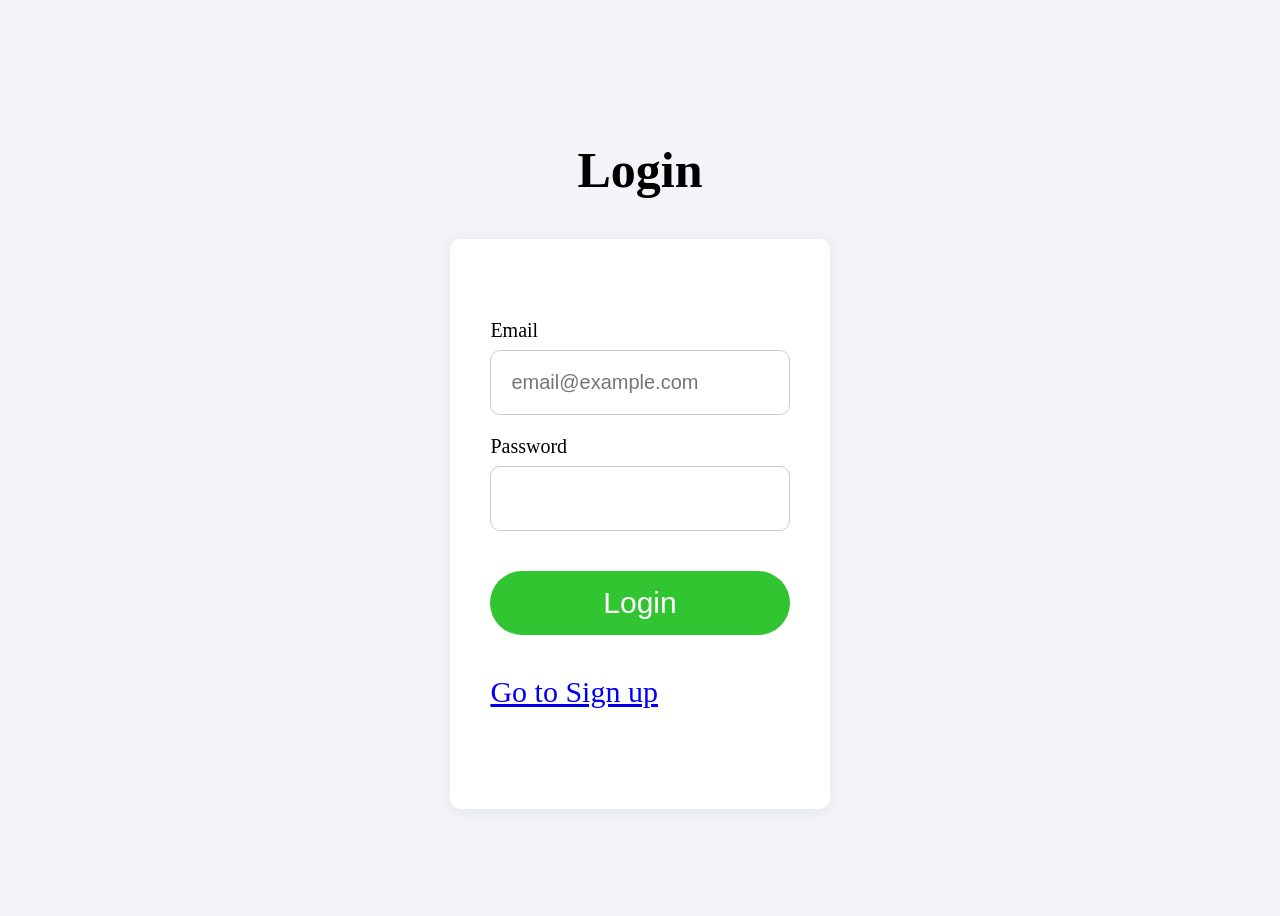
<file: index.html>
<!DOCTYPE html>
<html lang="en">
  <head>
    <meta charset="UTF-8" />
    <meta name="viewport" content="width=device-width, initial-scale=1.0" />
    <link rel="stylesheet" href="./css/style-login.css" />
    <title>Login</title>
  </head>
  <body>
    <div class="container">
      <h1 class="title">Login</h1>
      <div class="form">
        <div class="form--item">
          <label class="form--label" for="email">Email</label>
          <input
            class="form-input"
            type="email"
            placeholder="email@example.com"
          />
        </div>
        <div class="form--item">
          <label class="form--label" for="password">Password</label>
          <input class="form-input" type="password" />
        </div>
        <button class="form--btn">Login</button>
        <a href="./sign-up.html">Go to Sign up</a>
      </div>
    </div>
  </body>
</html>
</file>
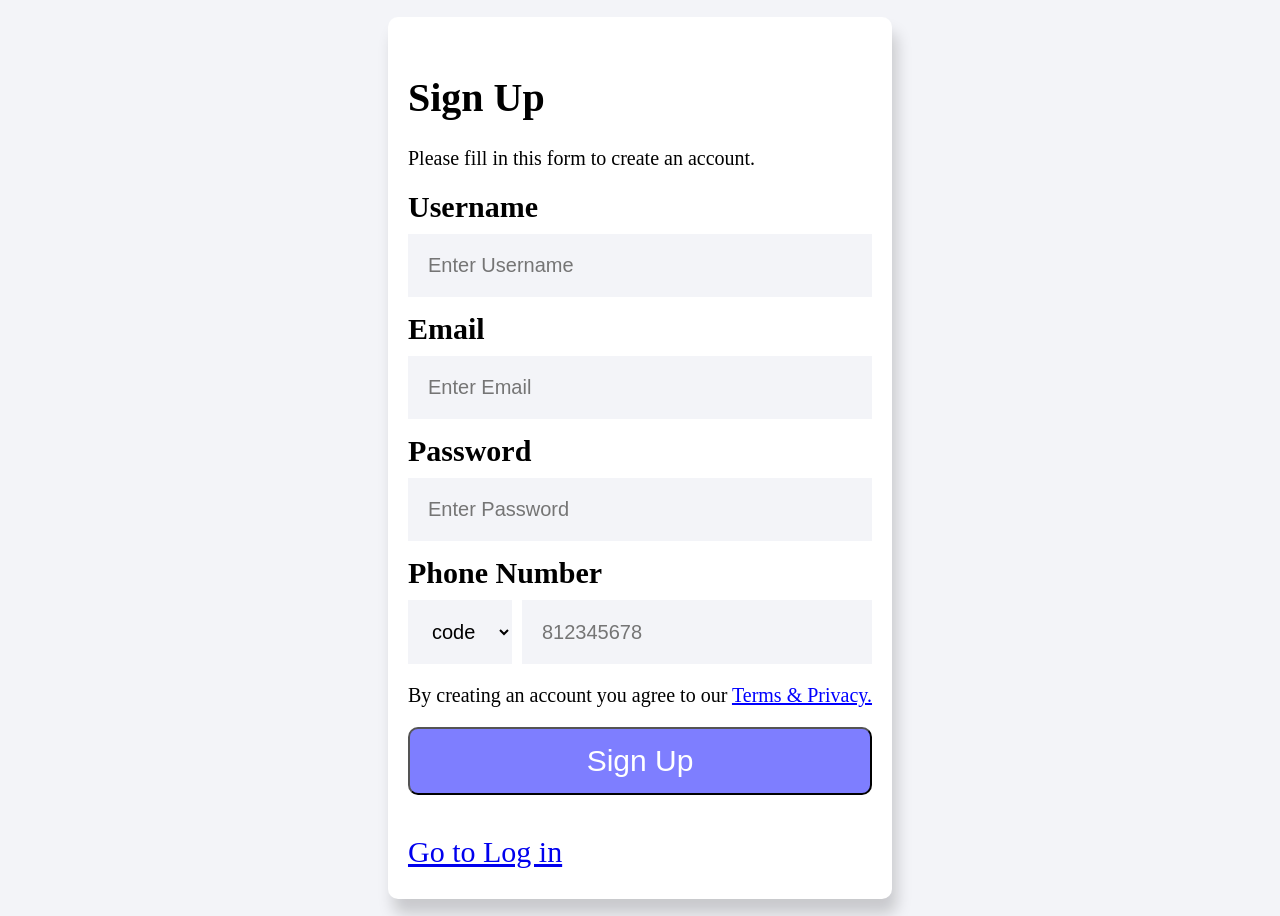
<file: sign-up.html>
<!DOCTYPE html>
<html lang="en">
  <head>
    <meta charset="UTF-8" />
    <meta name="viewport" content="width=device-width, initial-scale=1.0" />
    <link rel="stylesheet" href="./css/style-signup.css" />
    <title>Sign up</title>
  </head>
  <body>
    <div class="container">
      <div class="form">
        <h1 class="form--title">Sign Up</h1>
        <p class="form--text">Please fill in this form to create an account.</p>
        <div class="form--item">
          <label class="form--label" for="">Username </label>
          <input class="form--input" type="text" placeholder="Enter Username"/>
        </div>
        <div class="form--item">
          <label class="form--label" for="">Email </label>
          <input class="form--input" type="email" placeholder="Enter Email" />
        </div>
        <div class="form--item">
          <label class="form--label" for="">Password</label>
          <input class="form--input" type="password" placeholder="Enter Password"/>
        </div>
        <div class="form--item">
          <label class="form--label" for="">Phone Number</label>
          <div class="form--item__phone-nb">
            <select class="form--select">
                <option value="">code</option>
                <option value="">+98</option>
                <option value="">+99</option>
                <option value="">+90</option>
                <option value="">+66</option>
            </select>
            <input class="form--input" type="phone" placeholder="812345678"/>
          </div>
        </div>
        <p class="form--text">By creating an account you agree to our <a href="">Terms & Privacy.</a></p>
        <button class="form--btn">Sign Up</button>
        <a href="./index.html" class="btn">Go to Log in</a>
    

        
        
      </div>
    </div>
  </body>
</html>
</file>
<file: css/style-login.css>
body {
  height: 100vh;
  background: #f3f4f8;
  display: flex;
  justify-content: center;
  align-items: center;
  box-sizing: border-box;
}
.container {
  min-width: 30%;
}
.title {
  font-size: 50px;
  text-align: center;
  margin-bottom: 40px;
}
.form {
  background-color: white;
  padding: 60px 40px 100px;
  box-shadow: 0px 2px 15px rgba(0, 0, 0, 0.068);
  border-radius: 10px;
}
.form--item {
  display: flex;
  flex-direction: column;
  margin-top: 20px;
}
.form--label {
  font-size: 20px;
}
.form-input {
  padding: 20px;
  font-size: 20px;
  margin-top: 8px;
  border: 1px solid #ccc;
  border-radius: 10px;
}
.form-input:focus {
  outline: none;
  box-shadow: 0px 4px 15px rgba(0, 0, 0, 0.068);
}
.form--btn {
  font-size: 30px;
  padding: 15px;
  margin-top: 40px;
  width: 100%;
  background-color: rgb(50, 197, 50);
  border-radius: 999px;
  margin-bottom: 40px;
  border: none;
  color: white;
}
.form--btn:hover {
  background-color: rgba(24, 196, 24, 0.233);
}

a {
  font-size: 30px;
}
</file>
<file: css/style-signup.css>
body {
  height: 100vh;
  background: #f3f4f8;
  display: flex;
  justify-content: center;
  align-items: center;
  box-sizing: border-box;
}
.container {
  margin: 20px auto;
  min-width: 30vw;
  background-color: white;
  padding: 30px 20px 30px;
  box-shadow: 5px 15px 15px rgba(0, 0, 0, 0.178);
  border-radius: 10px;
}
.form--title {
  font-size: 40px;
}
.form--text {
  font-size: 20px;
}
.form--item {
  display: flex;
  flex-direction: column;
  margin: 15px auto;
}
.form--label {
  font-weight: bold;
  font-size: 30px;
  margin-bottom: 10px;
}
.form--input {
  padding: 20px;
  font-size: 20px;
  background-color: #f3f4f8;
  border: none;
  flex: 1;
}
.form--select {
  background-color: #f3f4f8;
  font-size: 20px;
  margin-right: 10px;
  border: none;
  overflow: hidden;
  padding: 20px;
}
.form--item__phone-nb {
  display: flex;
}
.form--text a {
  color: blue;
  font-size: 20px;
}
.form--btn {
  font-size: 30px;
  width: 100%;
  padding: 15px;
  border-radius: 10px;
  color: white;
  background-color: rgba(0, 0, 255, 0.507);
  margin-bottom: 40px;
}
.form--btn:hover {
  background-color: rgba(0, 0, 255, 0.671);
}
.form--input:focus {
  outline: none;
  background-color: #caccd4;
}
a {
  font-size: 30px;
}

.form--select:focus {
  outline: none;
  background-color: #caccd4;
}
</file>
